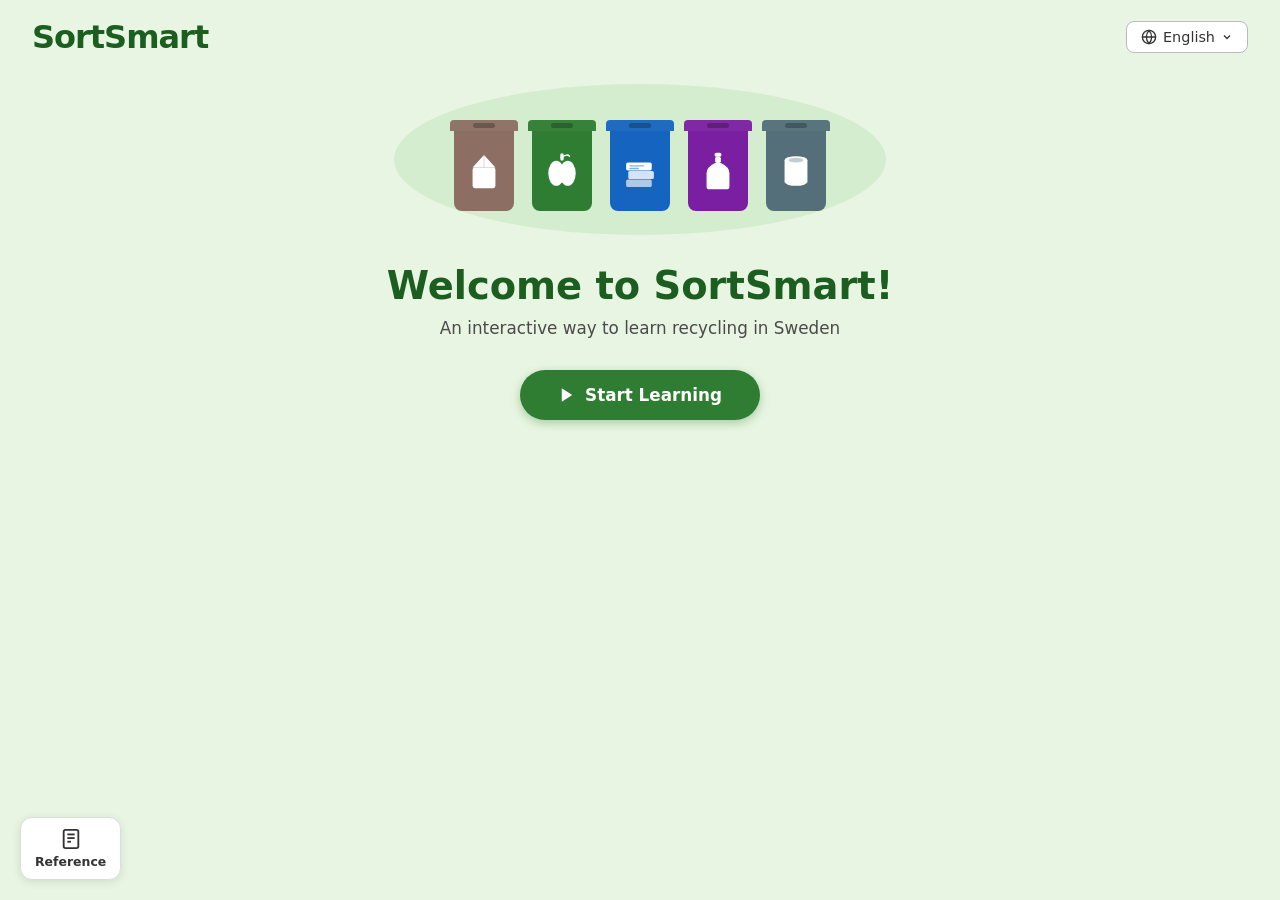
<file: index.html>
<!DOCTYPE html>
<html lang="en">
<head>
  <meta charset="UTF-8">
  <meta name="viewport" content="width=device-width, initial-scale=1.0">
  <title>SortSmart – Swedish Recycling Game</title>
  <link rel="stylesheet" href="css/style.css">
</head>
<body>
  <div id="app"></div>
  <script src="js/data.js"></script>
  <script src="js/game.js"></script>
  <script src="js/app.js"></script>
</body>
</html>
</file>
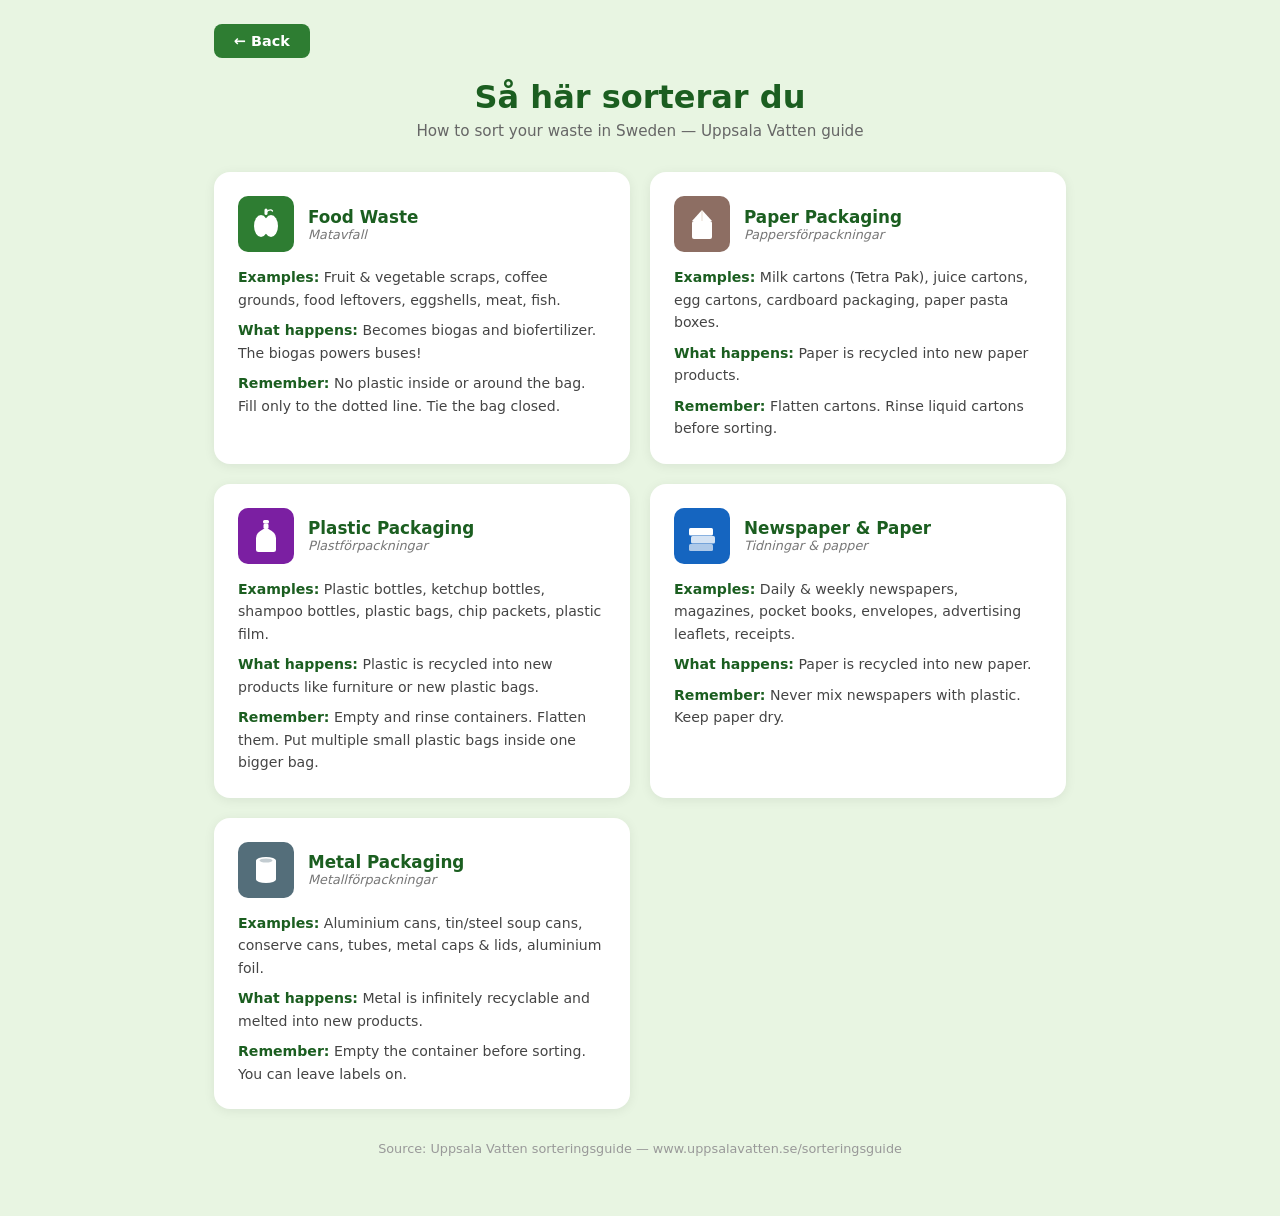
<file: reference.html>
<!DOCTYPE html>
<html lang="en">
<head>
  <meta charset="UTF-8">
  <meta name="viewport" content="width=device-width, initial-scale=1.0">
  <title>Recycling Reference – SortSmart</title>
  <link rel="stylesheet" href="css/style.css">
</head>
<body>

<div class="ref-page-wrapper">
  <button class="ref-back-btn" onclick="window.location.href='index.html'">← Back</button>

  <h1 class="ref-title">Så här sorterar du</h1>
  <p class="ref-sub">How to sort your waste in Sweden &mdash; Uppsala Vatten guide</p>

  <div class="ref-bin-cards">

    <!-- Food Waste -->
    <div class="ref-bin-card">
      <div class="ref-bin-header">
        <div class="ref-bin-tile" style="background:#2e7d32">
          <svg viewBox="0 0 56 72" fill="white" xmlns="http://www.w3.org/2000/svg">
            <ellipse cx="18" cy="40" rx="14" ry="22"/>
            <ellipse cx="38" cy="40" rx="14" ry="22"/>
            <rect x="25" y="5" width="6" height="13" rx="3"/>
            <path d="M28 12 Q37 5 41 10" stroke="white" stroke-width="2.5" fill="none" stroke-linecap="round"/>
          </svg>
        </div>
        <div>
          <div class="ref-bin-name">Food Waste</div>
          <div class="ref-bin-swedish">Matavfall</div>
        </div>
      </div>
      <p><strong>Examples:</strong> Fruit &amp; vegetable scraps, coffee grounds, food leftovers, eggshells, meat, fish.</p>
      <p><strong>What happens:</strong> Becomes biogas and biofertilizer. The biogas powers buses!</p>
      <p><strong>Remember:</strong> No plastic inside or around the bag. Fill only to the dotted line. Tie the bag closed.</p>
    </div>

    <!-- Paper Packaging -->
    <div class="ref-bin-card">
      <div class="ref-bin-header">
        <div class="ref-bin-tile" style="background:#8d6e63">
          <svg viewBox="0 0 56 72" fill="white" xmlns="http://www.w3.org/2000/svg">
            <polygon points="28,8 48,30 8,30"/>
            <rect x="8" y="30" width="40" height="36" rx="4"/>
            <line x1="28" y1="30" x2="28" y2="8" stroke="rgba(161,120,74,0.35)" stroke-width="1.5"/>
          </svg>
        </div>
        <div>
          <div class="ref-bin-name">Paper Packaging</div>
          <div class="ref-bin-swedish">Pappers­förpackningar</div>
        </div>
      </div>
      <p><strong>Examples:</strong> Milk cartons (Tetra Pak), juice cartons, egg cartons, cardboard packaging, paper pasta boxes.</p>
      <p><strong>What happens:</strong> Paper is recycled into new paper products.</p>
      <p><strong>Remember:</strong> Flatten cartons. Rinse liquid cartons before sorting.</p>
    </div>

    <!-- Plastic Packaging -->
    <div class="ref-bin-card">
      <div class="ref-bin-header">
        <div class="ref-bin-tile" style="background:#7b1fa2">
          <svg viewBox="0 0 56 72" fill="white" xmlns="http://www.w3.org/2000/svg">
            <rect x="22" y="4" width="12" height="7" rx="3"/>
            <rect x="23" y="11" width="10" height="11" rx="3"/>
            <path d="M23 22 Q8 29 8 40 L8 64 Q8 68 13 68 L43 68 Q48 68 48 64 L48 40 Q48 29 33 22 Z"/>
          </svg>
        </div>
        <div>
          <div class="ref-bin-name">Plastic Packaging</div>
          <div class="ref-bin-swedish">Plastförpackningar</div>
        </div>
      </div>
      <p><strong>Examples:</strong> Plastic bottles, ketchup bottles, shampoo bottles, plastic bags, chip packets, plastic film.</p>
      <p><strong>What happens:</strong> Plastic is recycled into new products like furniture or new plastic bags.</p>
      <p><strong>Remember:</strong> Empty and rinse containers. Flatten them. Put multiple small plastic bags inside one bigger bag.</p>
    </div>

    <!-- Newspaper & Paper -->
    <div class="ref-bin-card">
      <div class="ref-bin-header">
        <div class="ref-bin-tile" style="background:#1565c0">
          <svg viewBox="0 0 60 72" fill="white" xmlns="http://www.w3.org/2000/svg">
            <rect x="4"  y="52" width="48" height="14" rx="3" opacity="0.65"/>
            <rect x="8"  y="36" width="48" height="15" rx="3" opacity="0.82"/>
            <rect x="4"  y="20" width="48" height="15" rx="3"/>
          </svg>
        </div>
        <div>
          <div class="ref-bin-name">Newspaper &amp; Paper</div>
          <div class="ref-bin-swedish">Tidningar &amp; papper</div>
        </div>
      </div>
      <p><strong>Examples:</strong> Daily &amp; weekly newspapers, magazines, pocket books, envelopes, advertising leaflets, receipts.</p>
      <p><strong>What happens:</strong> Paper is recycled into new paper.</p>
      <p><strong>Remember:</strong> Never mix newspapers with plastic. Keep paper dry.</p>
    </div>

    <!-- Metal Packaging -->
    <div class="ref-bin-card">
      <div class="ref-bin-header">
        <div class="ref-bin-tile" style="background:#546e7a">
          <svg viewBox="0 0 56 72" fill="white" xmlns="http://www.w3.org/2000/svg">
            <ellipse cx="28" cy="17" rx="20" ry="7"/>
            <rect x="8" y="17" width="40" height="38"/>
            <ellipse cx="28" cy="55" rx="20" ry="7"/>
            <ellipse cx="28" cy="17" rx="13" ry="4" fill="rgba(84,110,122,0.35)"/>
          </svg>
        </div>
        <div>
          <div class="ref-bin-name">Metal Packaging</div>
          <div class="ref-bin-swedish">Metall­förpackningar</div>
        </div>
      </div>
      <p><strong>Examples:</strong> Aluminium cans, tin/steel soup cans, conserve cans, tubes, metal caps &amp; lids, aluminium foil.</p>
      <p><strong>What happens:</strong> Metal is infinitely recyclable and melted into new products.</p>
      <p><strong>Remember:</strong> Empty the container before sorting. You can leave labels on.</p>
    </div>

  </div><!-- /.ref-bin-cards -->

  <p class="ref-source">Source: Uppsala Vatten sorteringsguide &mdash; www.uppsalavatten.se/sorteringsguide</p>
</div>

</body>
</html>
</file>
<file: css/style.css>
/* ── RESET & BASE ───────────────────────────────────────────────────────── */
*, *::before, *::after {
  margin: 0;
  padding: 0;
  box-sizing: border-box;
}

body {
  font-family: 'Segoe UI', system-ui, -apple-system, sans-serif;
  background: #e8f5e2;
  min-height: 100vh;
  color: #1a1a1a;
}

button {
  font-family: inherit;
  cursor: pointer;
}

/* ── SITE HEADER ────────────────────────────────────────────────────────── */
.site-header {
  display: flex;
  justify-content: space-between;
  align-items: center;
  padding: 18px 32px;
}

.logo {
  font-size: 2rem;
  font-weight: 800;
  color: #1b5e20;
  letter-spacing: -1px;
}

.lang-pill {
  display: flex;
  align-items: center;
  gap: 6px;
  border: 1.5px solid #bbb;
  border-radius: 8px;
  padding: 7px 14px;
  font-size: 0.9rem;
  font-weight: 500;
  color: #333;
  background: white;
  user-select: none;
}

/* ── SCREENS ────────────────────────────────────────────────────────────── */
.screen {
  max-width: 820px;
  margin: 0 auto;
  padding: 0 24px 60px;
}

/* ── START SCREEN ───────────────────────────────────────────────────────── */
.start-screen {
  display: flex;
  flex-direction: column;
  align-items: center;
  text-align: center;
  padding-top: 10px;
}

/* Bins illustration */
.illus-oval {
  display: flex;
  align-items: flex-end;
  justify-content: center;
  gap: 10px;
  background: rgba(120, 200, 120, 0.18);
  border-radius: 50%;
  padding: 36px 56px 24px;
  margin-bottom: 28px;
  flex-wrap: wrap;
}

.illus-bin {
  display: flex;
  flex-direction: column;
  align-items: center;
}

.illus-lid {
  width: 68px;
  height: 11px;
  border-radius: 4px 4px 0 0;
  position: relative;
  opacity: 0.95;
}

.illus-lid::after {
  content: '';
  position: absolute;
  top: 3px;
  left: 50%;
  transform: translateX(-50%);
  width: 22px;
  height: 5px;
  background: rgba(0, 0, 0, 0.28);
  border-radius: 3px;
}

.illus-body {
  width: 60px;
  height: 80px;
  border-radius: 0 0 8px 8px;
  display: flex;
  align-items: center;
  justify-content: center;
  overflow: hidden;
}

.illus-body svg {
  width: 32px;
  height: 42px;
}

/* Start text */
.start-title {
  font-size: 2.4rem;
  font-weight: 800;
  color: #1b5e20;
  margin-bottom: 10px;
}

.start-subtitle {
  font-size: 1.05rem;
  color: #4a4a4a;
  margin-bottom: 32px;
}

/* Shared button styles */
.start-btn {
  display: inline-flex;
  align-items: center;
  gap: 9px;
  background: #2e7d32;
  color: white;
  border: none;
  padding: 15px 38px;
  border-radius: 50px;
  font-size: 1.05rem;
  font-weight: 600;
  transition: background 0.15s, transform 0.1s;
  box-shadow: 0 3px 10px rgba(46, 125, 50, 0.35);
}

.start-btn:hover  { background: #1b5e20; }
.start-btn:active { transform: scale(0.97); }

/* ── GAME SCREEN ────────────────────────────────────────────────────────── */
.game-screen {
  padding-top: 0;
}

/* Nav bar */
.game-nav {
  display: flex;
  align-items: center;
  gap: 14px;
  margin-bottom: 20px;
  flex-wrap: wrap;
}

.home-btn {
  background: #2e7d32;
  color: white;
  border: none;
  padding: 9px 20px;
  border-radius: 8px;
  font-size: 0.9rem;
  font-weight: 600;
  flex-shrink: 0;
  transition: background 0.15s;
}

.home-btn:hover { background: #1b5e20; }

.progress-wrap {
  flex: 1;
  min-width: 120px;
}

.q-label {
  font-size: 0.88rem;
  font-weight: 600;
  color: #333;
  margin-bottom: 5px;
  display: flex;
  align-items: center;
  gap: 6px;
}

.status-icon { font-size: 1rem; }

.progress-track {
  background: #ccc;
  border-radius: 6px;
  height: 10px;
  overflow: hidden;
}

.progress-fill {
  background: #2e7d32;
  height: 100%;
  border-radius: 6px;
  transition: width 0.4s ease;
}

.score-display {
  font-size: 0.95rem;
  font-weight: 500;
  color: #333;
  flex-shrink: 0;
}

.score-display strong {
  color: #1b5e20;
  font-size: 1.1rem;
}

/* Question card */
.question-card {
  background: white;
  border-radius: 16px;
  padding: 28px 24px 24px;
  text-align: center;
  margin-bottom: 22px;
  box-shadow: 0 2px 14px rgba(0, 0, 0, 0.06);
  position: relative;
}

.question-text {
  font-size: 1.25rem;
  color: #333;
  margin-bottom: 24px;
}

.item-emoji {
  display: block;
  font-size: 6rem;
  line-height: 1;
  margin-bottom: 16px;
  filter: drop-shadow(0 4px 8px rgba(0, 0, 0, 0.1));
}

.item-pill {
  display: inline-block;
  background: #e8f5e9;
  border: 1.5px solid #c8e6c9;
  padding: 8px 26px;
  border-radius: 50px;
  font-size: 1rem;
  font-weight: 500;
  color: #2e7d32;
}

.game-footer {
  display: flex;
  justify-content: flex-end;
  margin-top: 16px;
}

.next-btn {
  background: #2e7d32;
  color: white;
  border: none;
  padding: 12px 30px;
  border-radius: 10px;
  font-size: 1rem;
  font-weight: 600;
  transition: background 0.15s;
  box-shadow: 0 2px 8px rgba(46, 125, 50, 0.3);
}

.next-btn:hover { background: #1b5e20; }
.next-btn:active { transform: scale(0.97); }

/* Bins grid */
.bins-grid {
  display: flex;
  justify-content: center;
  gap: 14px;
  flex-wrap: wrap;
  margin-bottom: 18px;
}

.bin-tile {
  width: 106px;
  height: 106px;
  border-radius: 12px;
  display: flex;
  flex-direction: column;
  align-items: center;
  justify-content: center;
  gap: 5px;
  position: relative;
  border: none;
  outline: none;
  transition: transform 0.15s, box-shadow 0.15s;
  cursor: pointer;
}

.bin-tile:hover:not([disabled]) {
  transform: translateY(-4px);
  box-shadow: 0 10px 24px rgba(0, 0, 0, 0.2);
}

.bin-tile:active:not([disabled]) {
  transform: translateY(-1px);
}

.bin-tile[disabled] {
  cursor: default;
}

.tile-icon {
  display: flex;
  align-items: center;
  justify-content: center;
}

.tile-icon svg {
  width: 48px;
  height: 54px;
}

.tile-label {
  font-size: 0.72rem;
  font-weight: 700;
  color: rgba(255, 255, 255, 0.92);
  letter-spacing: 0.01em;
  text-align: center;
  line-height: 1.2;
}

/* Tile result badges */
.tile-badge {
  position: absolute;
  top: -10px;
  right: -10px;
  font-size: 1.5rem;
  line-height: 1;
  filter: drop-shadow(0 2px 4px rgba(0,0,0,0.2));
}

/* Feedback bar */
.feedback-bar {
  padding: 12px 20px;
  border-radius: 10px;
  font-size: 0.93rem;
  font-weight: 500;
  line-height: 1.5;
  animation: slideUp 0.25s ease;
}

.fb-correct {
  background: #d4edda;
  border-left: 5px solid #28a745;
  color: #155724;
}

.fb-wrong {
  background: #f8d7da;
  border-left: 5px solid #dc3545;
  color: #721c24;
}

@keyframes slideUp {
  from { opacity: 0; transform: translateY(8px); }
  to   { opacity: 1; transform: translateY(0); }
}

/* ── RESULT SCREEN ──────────────────────────────────────────────────────── */
.result-screen {
  display: flex;
  flex-direction: column;
  align-items: center;
  text-align: center;
  padding-top: 20px;
}

.result-card {
  background: white;
  border-radius: 20px;
  padding: 40px 32px;
  width: 100%;
  max-width: 460px;
  box-shadow: 0 4px 20px rgba(0, 0, 0, 0.08);
  margin-bottom: 24px;
}

.result-medal {
  font-size: 4.5rem;
  margin-bottom: 10px;
  animation: popIn 0.4s ease;
}

@keyframes popIn {
  from { transform: scale(0.5); opacity: 0; }
  to   { transform: scale(1);   opacity: 1; }
}

.result-title {
  font-size: 1.5rem;
  font-weight: 700;
  color: #1b5e20;
  margin-bottom: 8px;
}

.result-score {
  font-size: 4rem;
  font-weight: 800;
  color: #e65100;
  line-height: 1;
  margin: 12px 0 14px;
}

.result-score span {
  font-size: 2rem;
  color: #888;
}

.score-pips {
  display: flex;
  justify-content: center;
  gap: 8px;
  margin-bottom: 16px;
}

.score-pip {
  width: 16px;
  height: 16px;
  border-radius: 50%;
}

.pip-filled { background: #2e7d32; }
.pip-empty  { background: #ddd; }

.result-msg {
  font-size: 0.98rem;
  color: #555;
  line-height: 1.5;
}

.result-actions {
  display: flex;
  flex-direction: column;
  align-items: center;
  gap: 12px;
}

.ghost-btn {
  background: transparent;
  border: 1.5px solid #999;
  color: #444;
  padding: 11px 30px;
  border-radius: 50px;
  font-size: 0.95rem;
  font-weight: 500;
  transition: background 0.15s;
}

.ghost-btn:hover { background: rgba(0,0,0,0.05); }

/* ── REFERENCE FAB ──────────────────────────────────────────────────────── */
.ref-fab {
  position: fixed;
  bottom: 20px;
  left: 20px;
  background: white;
  border: 1.5px solid #ddd;
  border-radius: 12px;
  padding: 10px 14px;
  display: flex;
  flex-direction: column;
  align-items: center;
  gap: 4px;
  text-decoration: none;
  color: #333;
  font-size: 0.78rem;
  font-weight: 600;
  box-shadow: 0 2px 10px rgba(0,0,0,0.1);
  transition: box-shadow 0.15s, transform 0.1s;
}

.ref-fab:hover {
  box-shadow: 0 4px 18px rgba(0,0,0,0.15);
  transform: translateY(-2px);
}

/* ── REFERENCE PAGE ─────────────────────────────────────────────────────── */
.ref-page-wrapper {
  max-width: 900px;
  margin: 0 auto;
  padding: 24px 24px 60px;
}

.ref-back-btn {
  background: #2e7d32;
  color: white;
  border: none;
  padding: 9px 20px;
  border-radius: 8px;
  font-size: 0.9rem;
  font-weight: 600;
  margin-bottom: 20px;
  display: inline-flex;
  align-items: center;
  gap: 6px;
  transition: background 0.15s;
}

.ref-back-btn:hover { background: #1b5e20; }

.ref-title {
  font-size: 2rem;
  font-weight: 800;
  color: #1b5e20;
  text-align: center;
  margin-bottom: 6px;
}

.ref-sub {
  text-align: center;
  color: #666;
  font-size: 0.95rem;
  margin-bottom: 32px;
}

.ref-bin-cards {
  display: grid;
  grid-template-columns: repeat(auto-fill, minmax(280px, 1fr));
  gap: 20px;
}

.ref-bin-card {
  background: white;
  border-radius: 16px;
  padding: 24px;
  box-shadow: 0 2px 12px rgba(0,0,0,0.07);
}

.ref-bin-header {
  display: flex;
  align-items: center;
  gap: 14px;
  margin-bottom: 14px;
}

.ref-bin-tile {
  width: 56px;
  height: 56px;
  border-radius: 10px;
  display: flex;
  align-items: center;
  justify-content: center;
  flex-shrink: 0;
}

.ref-bin-tile svg {
  width: 32px;
  height: 36px;
}

.ref-bin-name {
  font-size: 1.05rem;
  font-weight: 700;
  color: #1b5e20;
}

.ref-bin-swedish {
  font-size: 0.8rem;
  color: #777;
  font-style: italic;
}

.ref-bin-card p {
  font-size: 0.88rem;
  color: #444;
  line-height: 1.6;
  margin-bottom: 8px;
}

.ref-bin-card p:last-child { margin-bottom: 0; }

.ref-bin-card strong {
  color: #1b5e20;
  font-weight: 600;
}

.ref-source {
  text-align: center;
  color: #999;
  font-size: 0.8rem;
  margin-top: 32px;
}

/* ── RESPONSIVE ─────────────────────────────────────────────────────────── */
@media (max-width: 560px) {
  .site-header { padding: 14px 18px; }
  .logo { font-size: 1.5rem; }

  .illus-oval { padding: 28px 28px 18px; gap: 7px; }
  .illus-lid  { width: 52px; }
  .illus-body { width: 46px; height: 64px; }
  .illus-body svg { width: 24px; height: 32px; }

  .start-title { font-size: 1.8rem; }

  .bin-tile { width: 88px; height: 88px; }
  .tile-icon svg { width: 38px; height: 44px; }
  .tile-label { font-size: 0.66rem; }

  .item-emoji { font-size: 4.5rem; }

  .question-card { padding: 20px 16px; }
  .question-text { font-size: 1.05rem; margin-bottom: 16px; }

  .game-nav { gap: 8px; }
  .score-display { font-size: 0.85rem; }
}
</file>
